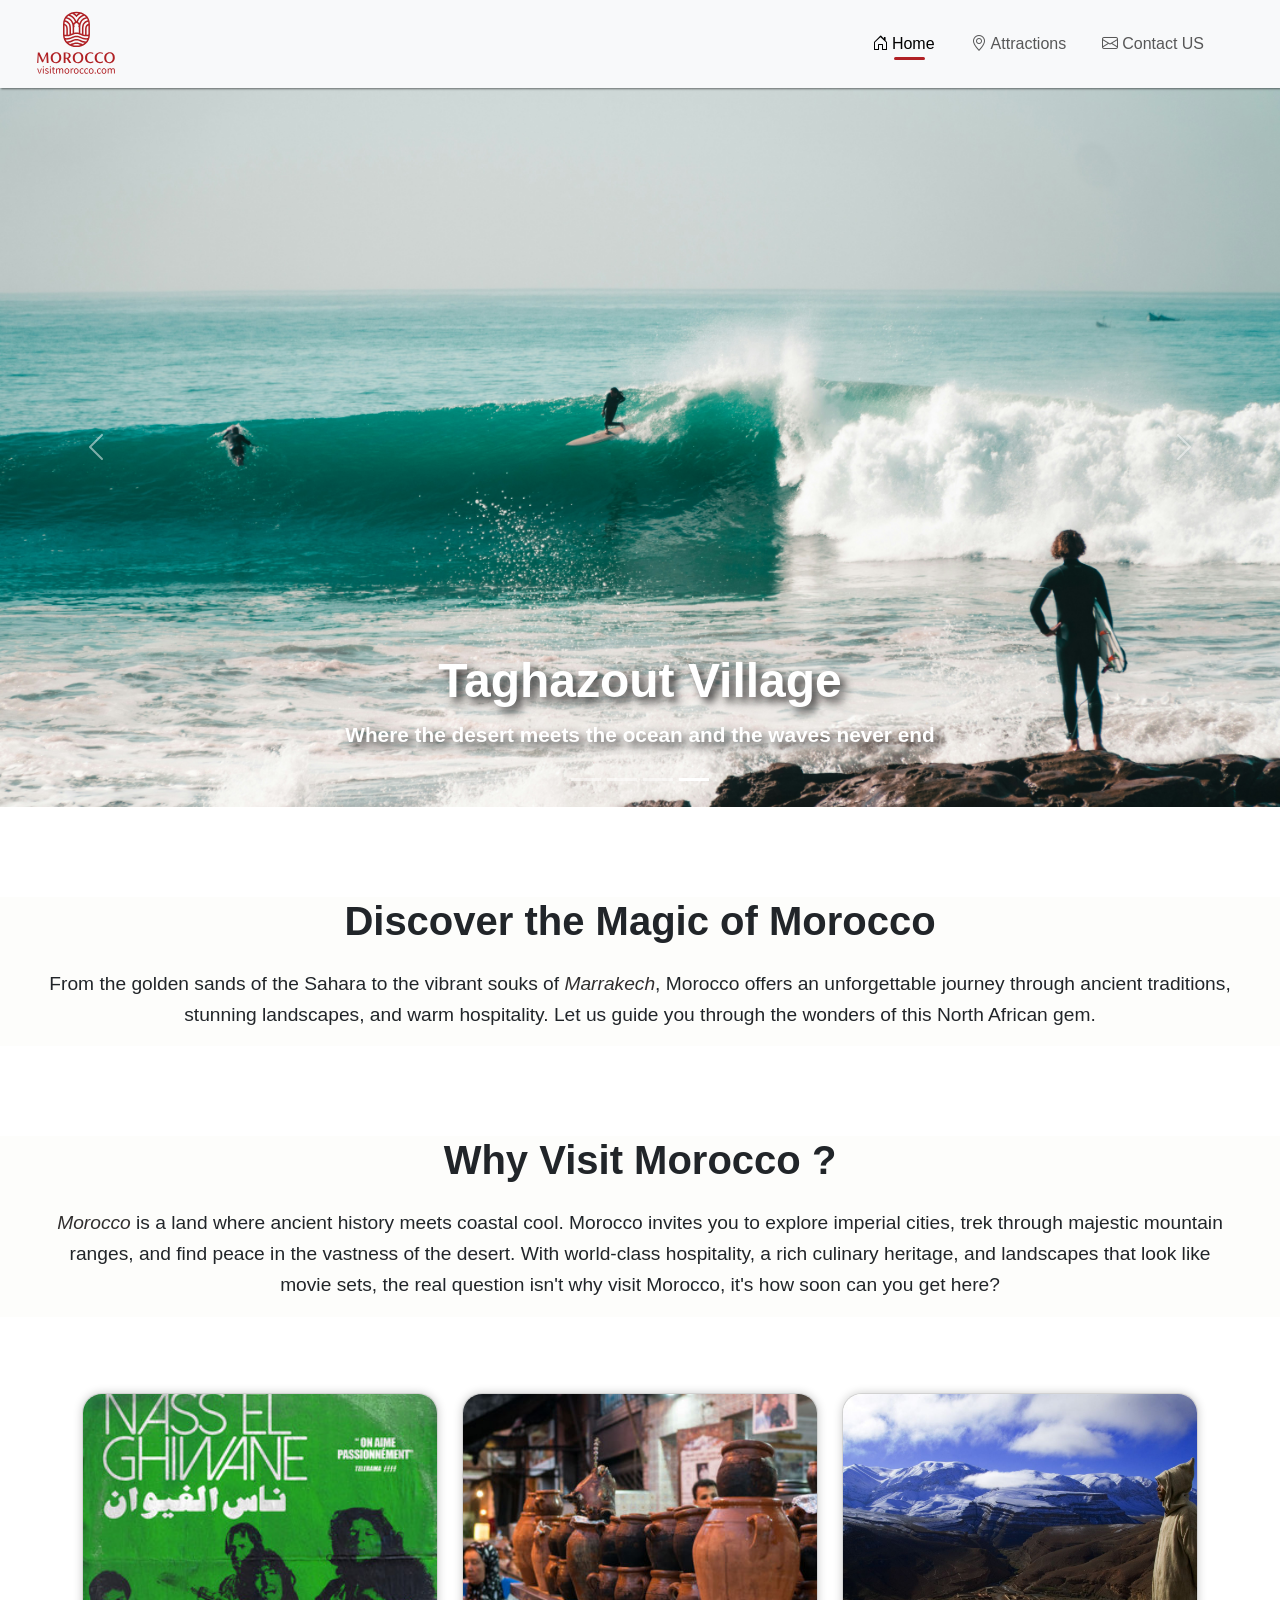
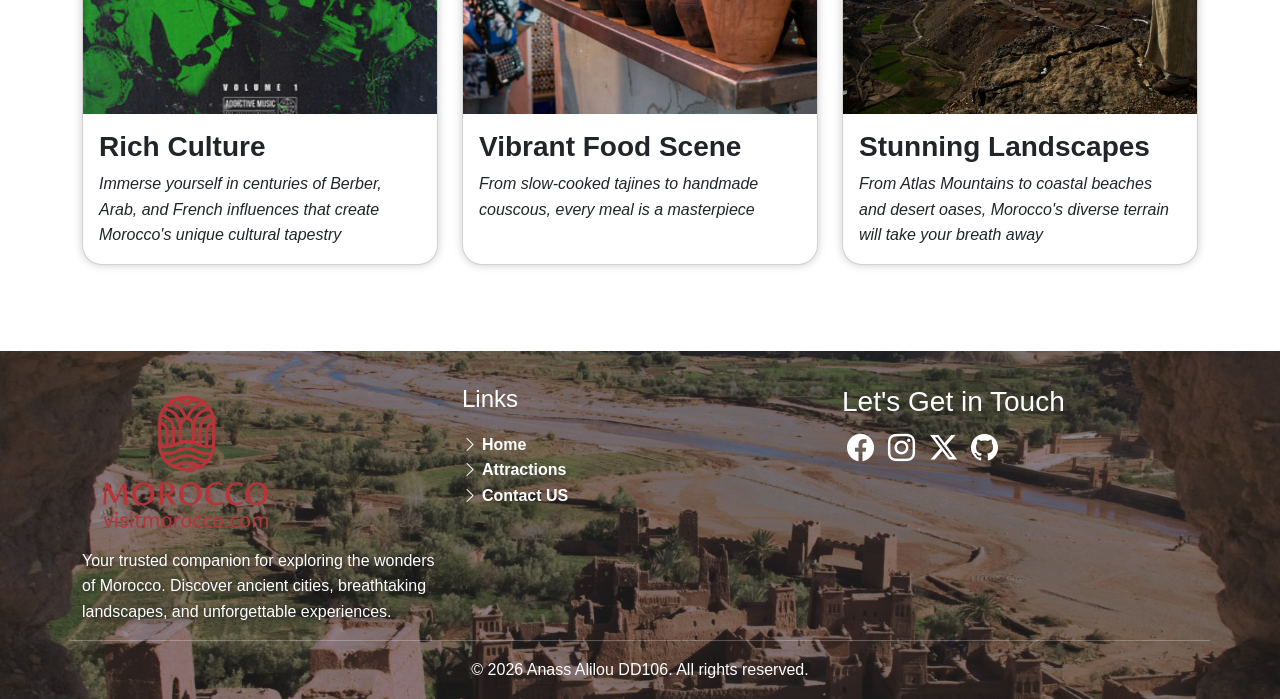
<file: index.html>
<!DOCTYPE html>
<html lang="en">
  <head>
    <meta charset="UTF-8" />
    <meta name="viewport" content="width=device-width, initial-scale=1.0" />
    <link rel="stylesheet" href="style.css" />
    <link href="https://cdn.jsdelivr.net/npm/bootstrap@5.3.0/dist/css/bootstrap.min.css" rel="stylesheet">
    <script src="https://cdn.jsdelivr.net/npm/bootstrap@5.3.0/dist/js/bootstrap.bundle.min.js"></script>
    <link href="https://cdn.jsdelivr.net/npm/bootstrap-icons@1.11.1/font/bootstrap-icons.css" rel="stylesheet">
    <title>Visit Morcco</title>
  </head>
  <body>
    <header>
      <nav class="navbar navbar-expand-lg bg-body-tertiary p-3 ps-3 fixed-top">
        <div class="container-fluid">
          <img src="./img/morocco logo.svg" alt="" class="navbar-brand">
          <button
            class="navbar-toggler"
            type="button"
            data-bs-toggle="collapse"
            data-bs-target="#navbarNavAltMarkup"
            aria-controls="navbarNavAltMarkup"
            aria-expanded="false"
            aria-label="Toggle navigation"
          >
            <span class="navbar-toggler-icon"></span>
          </button>
          <div class="collapse navbar-collapse" id="navbarNavAltMarkup">
            <div class="navbar-nav ms-auto">
              <a class="nav-link active" aria-current="page" href="index.html"
                ><i class="bi bi-house-door me-1"></i>Home</a
              >
              <a class="nav-link" href="attractions.html"
                ><i class="bi bi-geo-alt me-1"></i>Attractions</a
              >
              <a class="nav-link" href="contact.html"
                ><i class="bi bi-envelope me-1"></i>Contact US</a
              >
            </div>
          </div>
        </div>
      </nav>
    </header>
    <section id="hero-section">
      <div id="carouselExampleCaptions" class="carousel slide carousel-fade" data-bs-ride="carousel">
        <div class="carousel-indicators">
          <button
            type="button"
            data-bs-target="#carouselExampleCaptions"
            data-bs-slide-to="0"
            aria-current="true"
            aria-label="Slide 1"
          ></button>
          <button
            type="button"
            data-bs-target="#carouselExampleCaptions"
            data-bs-slide-to="1"
            aria-label="Slide 2"
          ></button>
          <button
            type="button"
            data-bs-target="#carouselExampleCaptions"
            data-bs-slide-to="2"
            aria-label="Slide 3"
          ></button>
          <button
            type="button"
            class="active"
            data-bs-target="#carouselExampleCaptions"
            data-bs-slide-to="3"
            aria-label="Slide 4"
          ></button>
        </div>
        <div class="carousel-inner">
          <div class="carousel-item">
            <img src="./img/carousel/chefchaouen.jpg" class="d-block w-100" alt="Chefchaouen City" />
            <div class="carousel-caption d-block">
              <h2>Chefchaouen The Blue City</h2>
              <p>
                Wander through the enchanting blue-washed streets of this mountain paradise
              </p>
            </div>
          </div>
          <div class="carousel-item">
            <img src="./img/carousel/ait benhadou.jpg" class="d-block w-100" alt="Taghazout Village" />
            <div class="carousel-caption d-block">
              <h2>Ksar d'Aït-Ben-Haddou</h2>
              <p>
                Step back in time at this ancient fortified village and UNESCO World Heritage site
              </p>
            </div>
          </div>
          <div class="carousel-item">
            <img src="./img/carousel/sahara desert.jpg" class="d-block w-100" alt="Sahara Desert" />
            <div class="carousel-caption d-block">
              <h2>Sahara Desert</h2>
              <p>
                Experience the golden dunes and starlit nights of the world's most famous desert
              </p>
            </div>
         </div>
          <div class="carousel-item active">
            <img src="./img/carousel/taghazout beach.jpg" class="d-block w-100" alt="Sahara Desert" />
            <div class="carousel-caption d-block">
              <h2>Taghazout Village</h2>
              <p>
                Where the desert meets the ocean and the waves never end 
              </p>
            </div>
          </div>
        </div> 
        <button
          class="carousel-control-prev"
          type="button"
          data-bs-target="#carouselExampleCaptions"
          data-bs-slide="prev"
        >
          <span class="carousel-control-prev-icon" aria-hidden="true"></span>
          <span class="visually-hidden">Previous</span>
        </button>
        <button
          class="carousel-control-next"
          type="button"
          data-bs-target="#carouselExampleCaptions"
          data-bs-slide="next"
        >
          <span class="carousel-control-next-icon" aria-hidden="true"></span>
          <span class="visually-hidden">Next</span>
        </button>
    </section>
    </div>
    <main>
        <div id="welcome">        
            <h1 class="text-center">Discover the Magic of Morocco</h1>
            <p class="text-center px-5 py-3">From the golden sands of the Sahara to the vibrant souks of <a href="https://en.wikipedia.org/wiki/Marrakesh">Marrakech</a>, Morocco offers an unforgettable journey through ancient traditions, stunning landscapes, and warm hospitality. Let us guide you through the wonders of this North African gem.</p>
        </div>
        <div id="section1" >
            <h1 class="text-center">Why Visit Morocco ?</h1>
            <p class=" text-center px-5 py-3"><a href="https://en.wikipedia.org/wiki/Morocco">Morocco</a> is a land where ancient history meets coastal cool. Morocco invites you to explore imperial cities, trek through majestic mountain ranges, and find peace in the vastness of the desert. With world-class hospitality, a rich culinary heritage, and landscapes that look like movie sets, the real question isn't why visit Morocco, it's how soon can you get here?</p>
        </div>
        <div id="cards">
            <div class="container">
                <div class="row">
                    <div class="col-md-6 col-lg-4 my-3">
                        <div class="card h-100" >
                          <img src="./img/cards/nass el ghiwane.jpg" class="card-img-top" alt="...">
                          <div class="card-body">
                            <h3>Rich Culture</h3>
                            <p class="card-text">Immerse yourself in centuries of Berber, Arab, and French influences that create Morocco's
                            unique cultural tapestry</p>
                          </div>
                        </div>
                    </div>
                    <div class="col-md-6 col-lg-4 my-3">
                        <div class="card h-100" >
                          <img src="./img/cards/food scene.jpg" class="card-img-top" alt="...">
                          <div class="card-body">
                            <h3>Vibrant Food Scene</h3>
                            <p class="card-text">From slow-cooked tajines to handmade couscous, every meal is a masterpiece</p>
                          </div>
                        </div>
                    </div>
                    <div class="col-md-6 col-lg-4 my-3 ">
                        <div class="card h-100">
                          <img src="./img/cards/atlas mountains.jpg" class="card-img-top" alt="...">
                          <div class="card-body">
                            <h3>Stunning Landscapes</h3>
                            <p class="card-text">From Atlas Mountains to coastal beaches and desert oases, Morocco's diverse terrain will take
                            your breath away</p>
                          </div>
                        </div>
                    </div>
                    
                </div>
            </div>
        </div>
        
    </main>
    <section id="testimonials">
        

    </section>
    
    <footer>
        <div class="container">
            <div class="row">
                <div class="col-md-4">
                    <img src="./img/morocco logo.svg" alt="Logo" class="navbar-brand">
                    <p>Your trusted companion for exploring the wonders of Morocco. Discover ancient cities, breathtaking landscapes, and unforgettable experiences.</p>
                </div>
                <div class="col-md-4">
                    <h4>Links</h4>
                    <div class="page-link">
                        <a href="index.html"><i class="bi bi-chevron-right me-1"></i>Home</a>
                        <a href="attractions.html"><i class="bi bi-chevron-right me-1"></i>Attractions</a>
                        <a href="contact.html"><i class="bi bi-chevron-right me-1"></i>Contact US</a>
                    </div>
                </div>
                <div class="col-md-4">
                   <h3>Let's Get in Touch</h3>
                   <div class="social-media">
                        <a href=""><i class="bi bi-facebook"></i></a>
                        <a href=""><i class="bi bi-instagram"></i></a>
                        <a href=""><i class="bi bi-twitter-x"></i></a>
                        <a href=""><i class="bi bi-github"></i></a>
                    </div>
                </div>
                <hr>
                <p class="text-center">&copy; 2026 Anass Alilou DD106. All rights reserved.</p>
            </div>
        </div>
    </footer>
  </body>
</html>
</file>
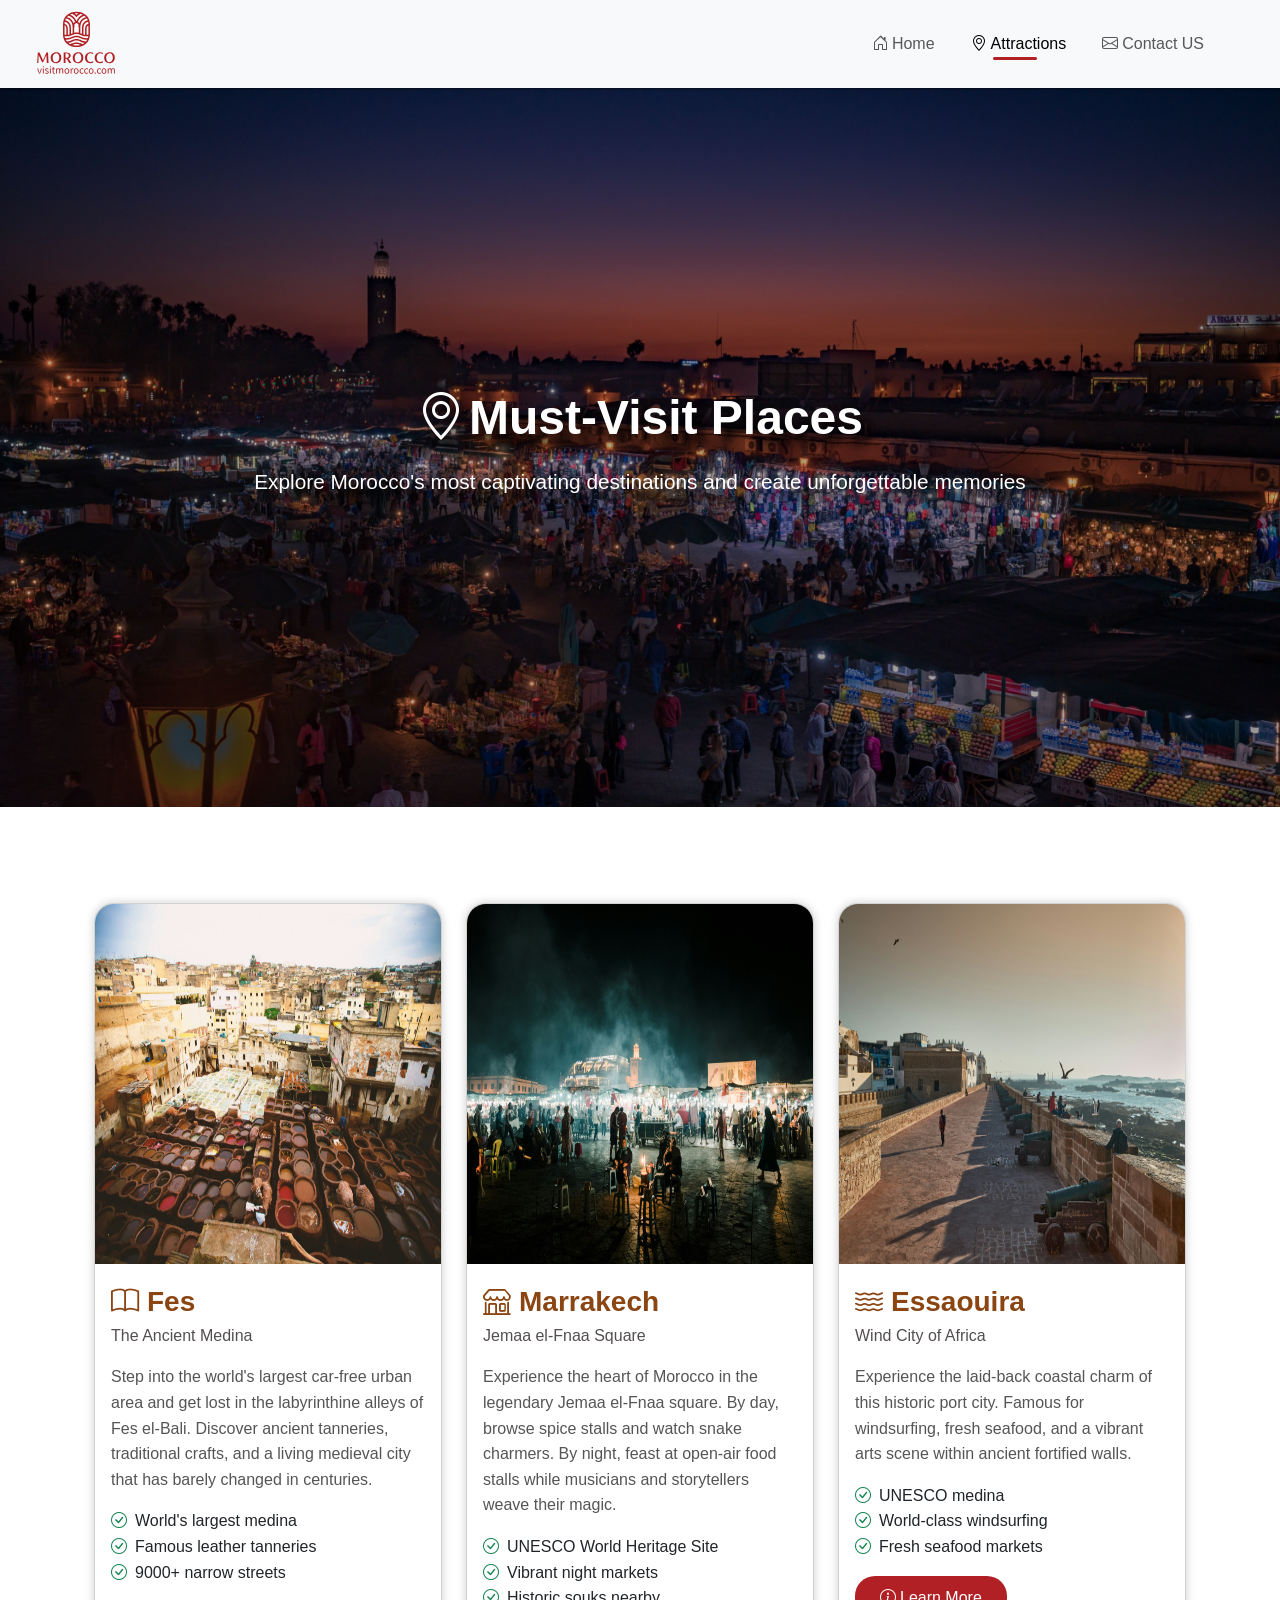
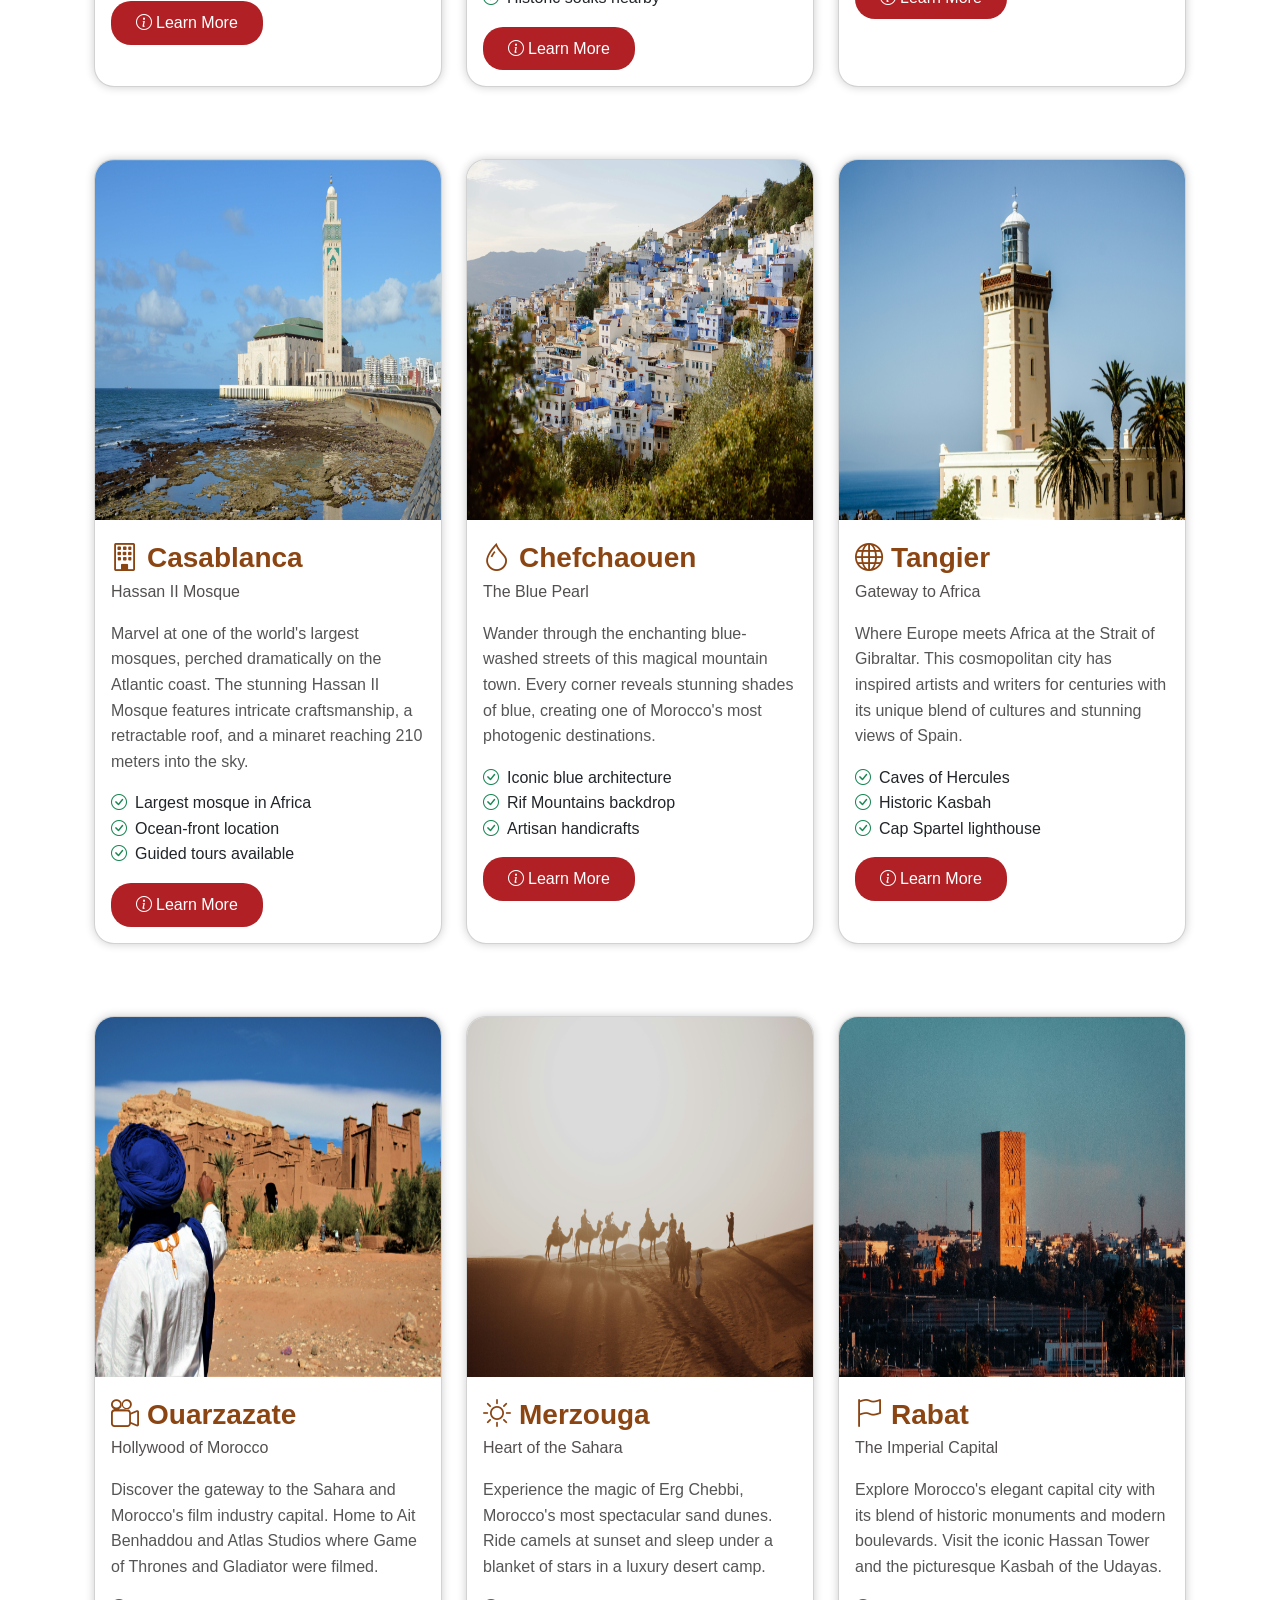
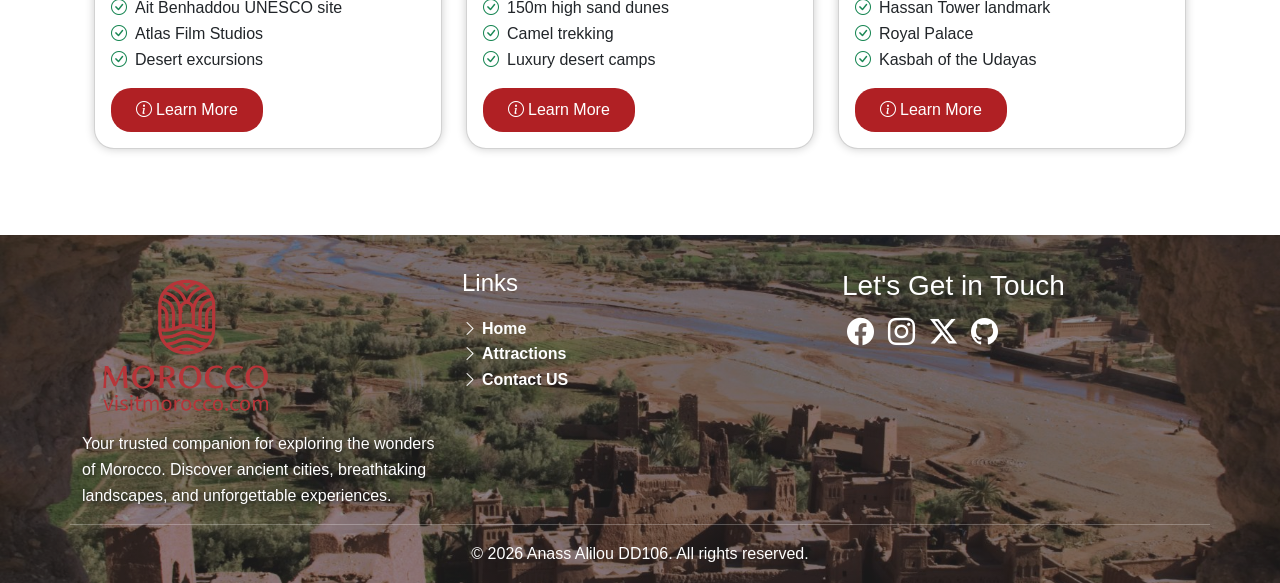
<file: attractions.html>
<!DOCTYPE html>
<html lang="en">
  <head>
    <meta charset="UTF-8" />
    <meta name="viewport" content="width=device-width, initial-scale=1.0" />
    <link rel="stylesheet" href="style.css" />
    <link href="https://cdn.jsdelivr.net/npm/bootstrap@5.3.0/dist/css/bootstrap.min.css" rel="stylesheet">
    <script src="https://cdn.jsdelivr.net/npm/bootstrap@5.3.0/dist/js/bootstrap.bundle.min.js"></script>
    <link href="https://cdn.jsdelivr.net/npm/bootstrap-icons@1.11.1/font/bootstrap-icons.css" rel="stylesheet">
    <title>Top Attractions | Visit Morocco</title>
  </head>
  <body>
    <header>
      <nav class="navbar navbar-expand-lg bg-body-tertiary p-3 ps-3 fixed-top">
        <div class="container-fluid">
          <img src="./img/morocco logo.svg" alt="" class="navbar-brand">
          <button
            class="navbar-toggler"
            type="button"
            data-bs-toggle="collapse"
            data-bs-target="#navbarNavAltMarkup"
            aria-controls="navbarNavAltMarkup"
            aria-expanded="false"
            aria-label="Toggle navigation"
          >
            <span class="navbar-toggler-icon"></span>
          </button>
          <div class="collapse navbar-collapse" id="navbarNavAltMarkup">
            <div class="navbar-nav ms-auto">
              <a class="nav-link" aria-current="page" href="index.html"
                ><i class="bi bi-house-door me-1"></i>Home</a
              >
              <a class="nav-link active" href="attractions.html"
                ><i class="bi bi-geo-alt me-1"></i>Attractions</a
              >
              <a class="nav-link" href="contact.html"
                ><i class="bi bi-envelope me-1"></i>Contact US</a
              >
            </div>
          </div>
        </div>
      </nav>
    </header>
    <section id="section2">
      <h1 class="text-center"><i class="bi bi-geo-alt me-1"></i>Must-Visit Places</h1>
      <p class="text-center">Explore Morocco's most captivating destinations and create unforgettable memories</p>
    </section>


    <main id="main-p1">
        <div class="container">
            <div class="row">
                <div class="col-lg-4 col-md-12 my-3">
                    <div class="card h-100">
                        <img src="./img/attractions/Fes.jpg" class="card-img-top" alt="Fes Medina">
                        <div class="card-body">
                            <h3><i class="bi bi-book me-2"></i>Fes</h3>
                            <p class="sub-titel">The Ancient Medina</p>
                            <p class="card-text">Step into the world's largest car-free urban area and get lost in the
                                labyrinthine alleys of Fes el-Bali. Discover ancient tanneries, traditional crafts, and
                                a living medieval city that has barely changed in centuries.</p>
                            <ul>
                                <li><i class="bi bi-check-circle text-success me-2"></i>World's largest medina</li>
                                <li><i class="bi bi-check-circle text-success me-2"></i>Famous leather tanneries</li>
                                <li><i class="bi bi-check-circle text-success me-2"></i>9000+ narrow streets</li>
                            </ul>
                            <a href="" class="btn btn-primary"><i class="bi bi-info-circle me-1"></i>Learn More</a>
                        </div>
                    </div>
                </div>
                
                <div class="col-lg-4 col-md-12 my-3">
                    <div class="card h-100">
                        <img src="./img/attractions/marrakech.jpg" class="card-img-top" alt="Marrakech Jemaa el-Fnaa">
                        <div class="card-body">
                            <h3><i class="bi bi-shop me-2"></i>Marrakech</h3>
                            <p class="sub-titel">Jemaa el-Fnaa Square</p>
                            <p class="card-text">Experience the heart of Morocco in the legendary Jemaa el-Fnaa square.
                                By day, browse spice stalls and watch snake charmers. By night, feast at open-air food
                                stalls while musicians and storytellers weave their magic.</p>
                            <ul>
                                <li><i class="bi bi-check-circle text-success me-2"></i>UNESCO World Heritage Site</li>
                                <li><i class="bi bi-check-circle text-success me-2"></i>Vibrant night markets</li>
                                <li><i class="bi bi-check-circle text-success me-2"></i>Historic souks nearby</li>
                            </ul>
                            <a href="" class="btn btn-primary"><i class="bi bi-info-circle me-1"></i>Learn More</a>
                        </div>
                    </div>
                </div>
                
                <div class="col-lg-4 col-md-12 my-3">
                    <div class="card h-100">
                        <img src="./img/attractions/essaouira.jpg" class="card-img-top" alt="Essaouira Beach">
                        <div class="card-body">
                            <h3><i class="bi bi-water me-2"></i>Essaouira</h3>
                            <p class="sub-titel">Wind City of Africa</p>
                            <p class="card-text">Experience the laid-back coastal charm of this historic port city.
                                Famous for windsurfing, fresh seafood, and a vibrant arts scene within ancient fortified
                                walls.</p>
                            <ul>
                                <li><i class="bi bi-check-circle text-success me-2"></i>UNESCO medina</li>
                                <li><i class="bi bi-check-circle text-success me-2"></i>World-class windsurfing</li>
                                <li><i class="bi bi-check-circle text-success me-2"></i>Fresh seafood markets</li>
                            </ul>
                            <a href="" class="btn btn-primary"><i class="bi bi-info-circle me-1"></i>Learn More</a>
                        </div>
                    </div>
                </div>
            </div>
            
            <div class="row">
                <div class="col-lg-4 col-md-12 my-3">
                    <div class="card h-100">
                        <img src="./img/attractions/casablanca.jpg" class="card-img-top" alt="Hassan II Mosque">
                        <div class="card-body">
                            <h3><i class="bi bi-building me-2"></i>Casablanca</h3>
                            <p class="sub-titel">Hassan II Mosque</p>
                            <p class="card-text">Marvel at one of the world's largest mosques, perched dramatically on
                                the Atlantic coast. The stunning Hassan II Mosque features intricate craftsmanship, a
                                retractable roof, and a minaret reaching 210 meters into the sky.</p>
                            <ul>
                                <li><i class="bi bi-check-circle text-success me-2"></i>Largest mosque in Africa</li>
                                <li><i class="bi bi-check-circle text-success me-2"></i>Ocean-front location</li>
                                <li><i class="bi bi-check-circle text-success me-2"></i>Guided tours available</li>
                            </ul>
                            <a href="" class="btn btn-primary"><i class="bi bi-info-circle me-1"></i>Learn More</a>
                        </div>
                    </div>
                </div>
                
                <div class="col-lg-4 col-md-12 my-3">
                    <div class="card h-100">
                        <img src="./img/attractions/chefchaouen.jpg" class="card-img-top" alt="Chefchaouen Blue City">
                        <div class="card-body">
                            <h3><i class="bi bi-droplet me-2"></i>Chefchaouen</h3>
                            <p class="sub-titel">The Blue Pearl</p>
                            <p class="card-text">Wander through the enchanting blue-washed streets of this magical
                                mountain town. Every corner reveals stunning shades of blue, creating one of Morocco's
                                most photogenic destinations.</p>
                            <ul>
                                <li><i class="bi bi-check-circle text-success me-2"></i>Iconic blue architecture</li>
                                <li><i class="bi bi-check-circle text-success me-2"></i>Rif Mountains backdrop</li>
                                <li><i class="bi bi-check-circle text-success me-2"></i>Artisan handicrafts</li>
                            </ul>
                            <a href="" class="btn btn-primary"><i class="bi bi-info-circle me-1"></i>Learn More</a>
                        </div>
                    </div>
                </div>
                
                <div class="col-lg-4 col-md-12 my-3">
                    <div class="card h-100">
                        <img src="./img/attractions/tangier.jpg" class="card-img-top" alt="Tangier City">
                        <div class="card-body">
                            <h3><i class="bi bi-globe me-2"></i>Tangier</h3>
                            <p class="sub-titel">Gateway to Africa</p>
                            <p class="card-text">Where Europe meets Africa at the Strait of Gibraltar. This cosmopolitan
                                city has inspired artists and writers for centuries with its unique blend of cultures
                                and stunning views of Spain.</p>
                            <ul>
                                <li><i class="bi bi-check-circle text-success me-2"></i>Caves of Hercules</li>
                                <li><i class="bi bi-check-circle text-success me-2"></i>Historic Kasbah</li>
                                <li><i class="bi bi-check-circle text-success me-2"></i>Cap Spartel lighthouse</li>
                            </ul>
                            <a href="" class="btn btn-primary"><i class="bi bi-info-circle me-1"></i>Learn More</a>
                        </div>
                    </div>
                </div>
            </div>
            
            <div class="row">
                <div class="col-lg-4 col-md-12 my-3">
                    <div class="card h-100">
                        <img src="./img/attractions/ouarzazate.jpg" class="card-img-top" alt="Ouarzazate Kasbah">
                        <div class="card-body">
                            <h3><i class="bi bi-camera-reels me-2"></i>Ouarzazate</h3>
                            <p class="sub-titel">Hollywood of Morocco</p>
                            <p class="card-text">Discover the gateway to the Sahara and Morocco's film industry capital.
                                Home to Ait Benhaddou and Atlas Studios where Game of Thrones and Gladiator were filmed.
                            </p>
                            <ul>
                                <li><i class="bi bi-check-circle text-success me-2"></i>Ait Benhaddou UNESCO site</li>
                                <li><i class="bi bi-check-circle text-success me-2"></i>Atlas Film Studios</li>
                                <li><i class="bi bi-check-circle text-success me-2"></i>Desert excursions</li>
                            </ul>
                            <a href="" class="btn btn-primary"><i class="bi bi-info-circle me-1"></i>Learn More</a>
                        </div>
                    </div>
                </div>
                
                <div class="col-lg-4 col-md-12 my-3">
                    <div class="card h-100">
                        <img src="./img/attractions/merzouga.jpg" class="card-img-top" alt="Merzouga Sahara Desert">
                        <div class="card-body">
                            <h3><i class="bi bi-sun me-2"></i>Merzouga</h3>
                            <p class="sub-titel">Heart of the Sahara</p>
                            <p class="card-text">Experience the magic of Erg Chebbi, Morocco's most spectacular sand
                                dunes. Ride camels at sunset and sleep under a blanket of stars in a luxury desert camp.
                            </p>
                            <ul>
                                <li><i class="bi bi-check-circle text-success me-2"></i>150m high sand dunes</li>
                                <li><i class="bi bi-check-circle text-success me-2"></i>Camel trekking</li>
                                <li><i class="bi bi-check-circle text-success me-2"></i>Luxury desert camps</li>
                            </ul>
                            <a href="" class="btn btn-primary"><i class="bi bi-info-circle me-1"></i>Learn More</a>
                        </div>
                    </div>
                </div>
                
                <div class="col-lg-4 col-md-12 my-3">
                    <div class="card h-100">
                        <img src="./img/attractions/rabat.jpg" class="card-img-top" alt="Rabat Hassan Tower">
                        <div class="card-body">
                            <h3><i class="bi bi-flag me-2"></i>Rabat</h3>
                            <p class="sub-titel">The Imperial Capital</p>
                            <p class="card-text">Explore Morocco's elegant capital city with its blend of historic
                                monuments and modern boulevards. Visit the iconic Hassan Tower and the picturesque
                                Kasbah of the Udayas.</p>
                            <ul>
                                <li><i class="bi bi-check-circle text-success me-2"></i>Hassan Tower landmark</li>
                                <li><i class="bi bi-check-circle text-success me-2"></i>Royal Palace</li>
                                <li><i class="bi bi-check-circle text-success me-2"></i>Kasbah of the Udayas</li>
                            </ul>
                            <a href="" class="btn btn-primary"><i class="bi bi-info-circle me-1"></i>Learn More</a>
                        </div>
                    </div>
                </div>
            </div>
        </div>
    </main>


    
    <footer>
        <div class="container">
            <div class="row">
                <div class="col-md-4">
                    <img src="./img/morocco logo.svg" alt="Logo" class="navbar-brand">
                    <p>Your trusted companion for exploring the wonders of Morocco. Discover ancient cities, breathtaking landscapes, and unforgettable experiences.</p>
                </div>
                <div class="col-md-4">
                    <h4>Links</h4>
                    <div class="page-link">
                        <a href="index.html"><i class="bi bi-chevron-right me-1"></i>Home</a>
                        <a href="attractions.html"><i class="bi bi-chevron-right me-1"></i>Attractions</a>
                        <a href="contact.html"><i class="bi bi-chevron-right me-1"></i>Contact US</a>
                    </div>
                </div>
                <div class="col-md-4">
                   <h3>Let's Get in Touch</h3>
                   <div class="social-media">
                        <a href=""><i class="bi bi-facebook"></i></a>
                        <a href=""><i class="bi bi-instagram"></i></a>
                        <a href=""><i class="bi bi-twitter-x"></i></a>
                        <a href=""><i class="bi bi-github"></i></a>
                    </div>
                </div>
                <hr>
                <p class="text-center">&copy; 2026 Anass Alilou DD106. All rights reserved.</p>
            </div>
        </div>
    </footer>
  </body>
</html>
</file>
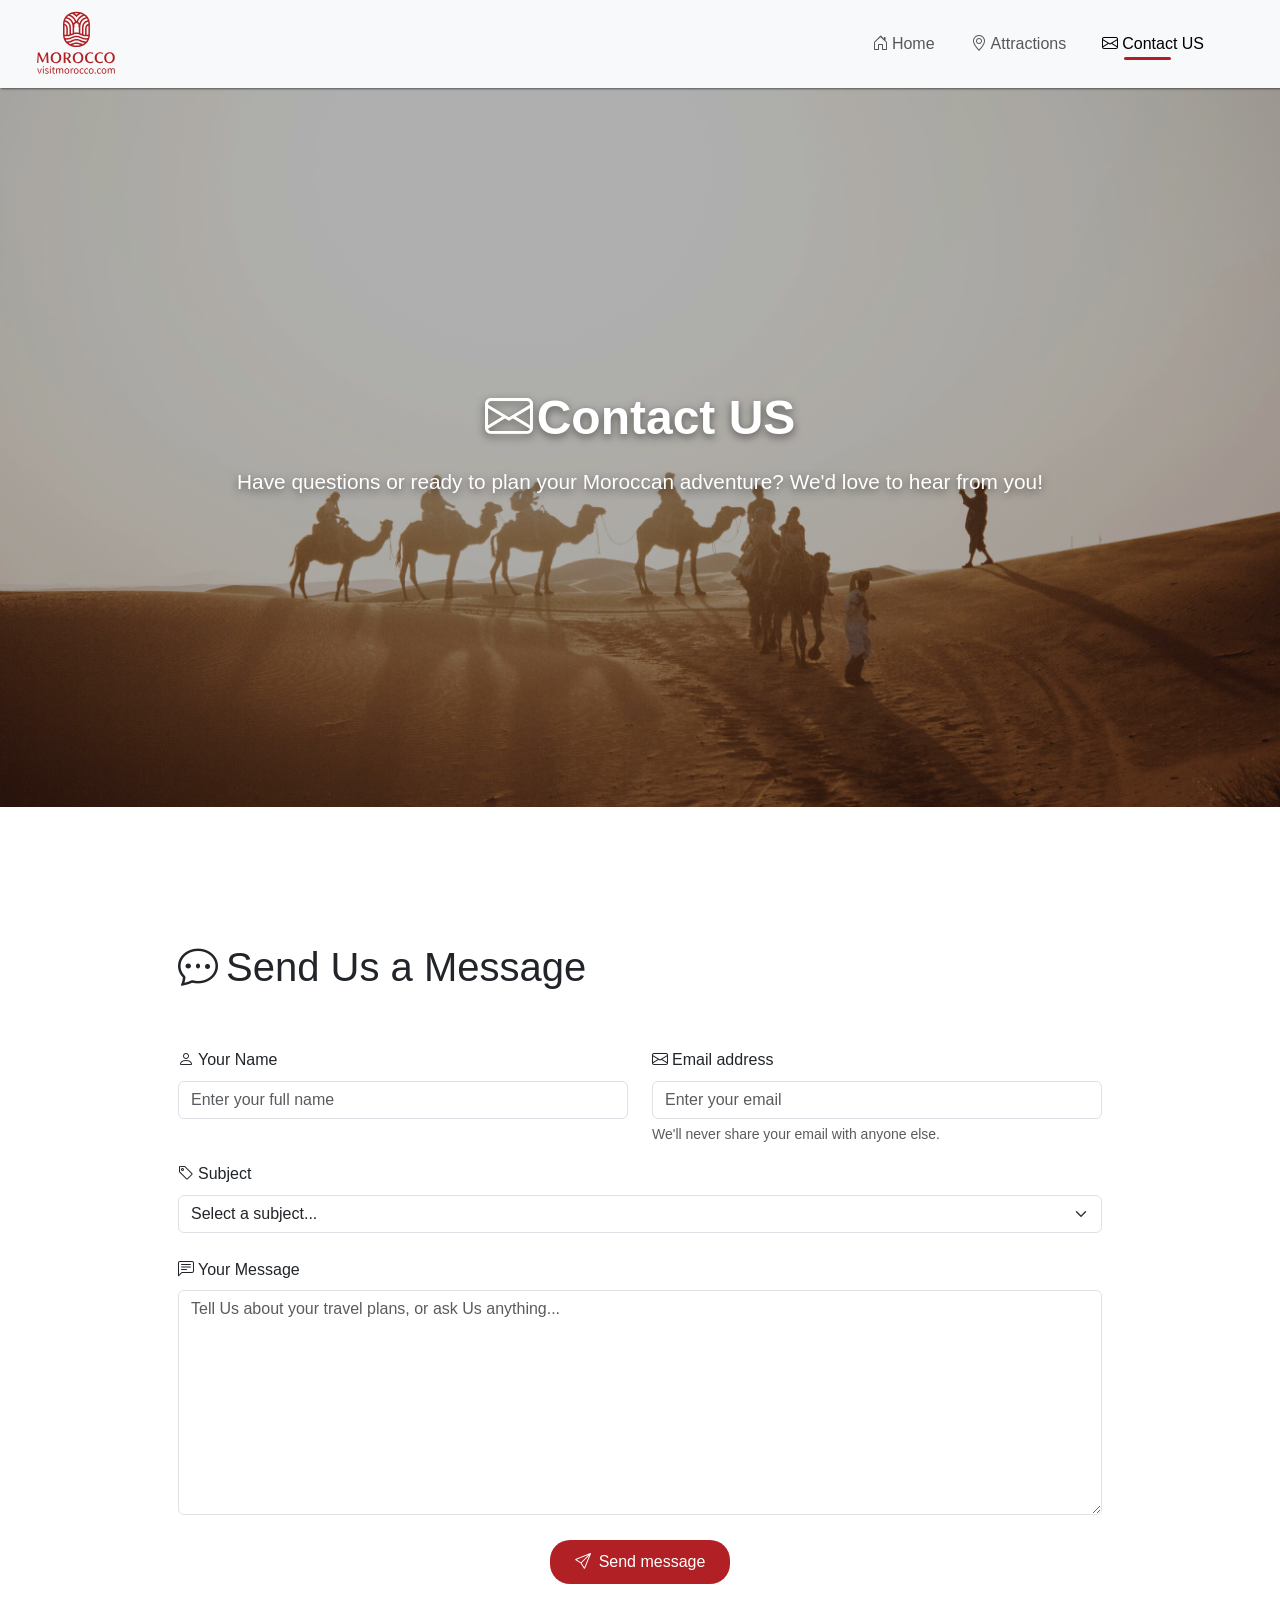
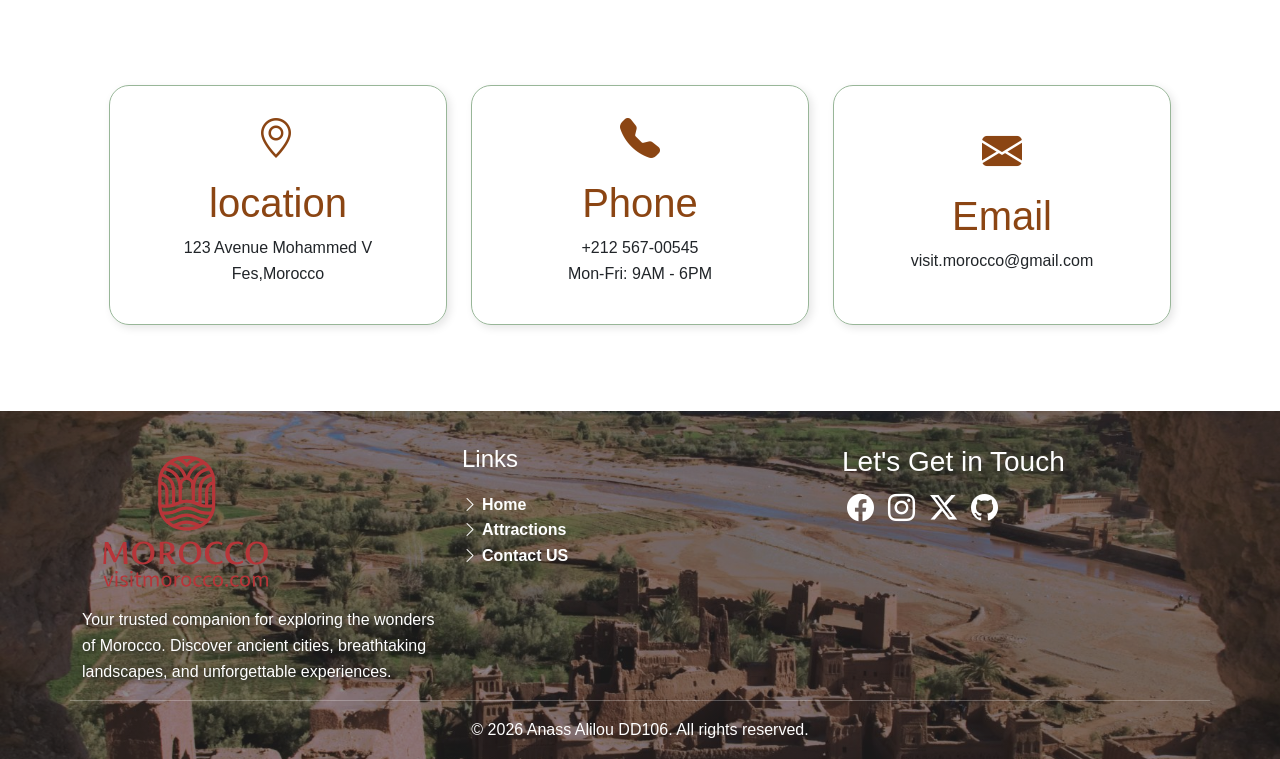
<file: contact.html>
<!DOCTYPE html>
<html lang="en">
  <head>
    <meta charset="UTF-8" />
    <meta name="viewport" content="width=device-width, initial-scale=1.0" />
    <link rel="stylesheet" href="style.css" />
    <link href="https://cdn.jsdelivr.net/npm/bootstrap@5.3.0/dist/css/bootstrap.min.css" rel="stylesheet">
    <script src="https://cdn.jsdelivr.net/npm/bootstrap@5.3.0/dist/js/bootstrap.bundle.min.js"></script>
    <link href="https://cdn.jsdelivr.net/npm/bootstrap-icons@1.11.1/font/bootstrap-icons.css" rel="stylesheet">
    <title>Contact US</title>
  </head>
  <body id="body-contact">
    <header>
      <nav class="navbar navbar-expand-lg bg-body-tertiary p-3 ps-3 fixed-top">
        <div class="container-fluid">
          <img src="./img/morocco logo.svg" alt="Visit Morocco Logo" class="navbar-brand">
          <button
            class="navbar-toggler"
            type="button"
            data-bs-toggle="collapse"
            data-bs-target="#navbarNavAltMarkup"
            aria-controls="navbarNavAltMarkup"
            aria-expanded="false"
            aria-label="Toggle navigation"
          >
            <span class="navbar-toggler-icon"></span>
          </button>
          <div class="collapse navbar-collapse" id="navbarNavAltMarkup">
            <div class="navbar-nav ms-auto">
              <a class="nav-link" aria-current="page" href="index.html"
                ><i class="bi bi-house-door me-1"></i>Home</a
              >
              <a class="nav-link" href="attractions.html"
                ><i class="bi bi-geo-alt me-1"></i>Attractions</a
              >
              <a class="nav-link active" href="contact.html"
                ><i class="bi bi-envelope me-1"></i>Contact US</a
              >
            </div>
          </div>
        </div>
      </nav>
    </header>
    <section id="section3" class="text-center">
      <h1><i class="bi bi-envelope me-1"></i>Contact US</h1>
      <p>Have questions or ready to plan your Moroccan adventure? We'd love to hear from you!</p>
    </section>


    <main id="main-p2" >
        <div class="container">
            <form action="" class="mt-5">
                <fieldset>
                    <h1><i class="bi bi-chat-dots me-2 "></i>Send Us a Message</h1>
                    <div class="row mt-5">
                       <div class="col-md-6 mb-3 ">
                             <label for="name" class="form-label"><i class="bi bi-person me-1"></i>Your Name</label>
                             <input type="text" class="form-control" id="name" placeholder="Enter your full name">
                        </div>

                        <div class="col-md-6 mb-3">
                                    <label for="email" class="form-label"><i class="bi bi-envelope me-1"></i>Email address</label>
                                    <input type="email" class="form-control" id="email" aria-describedby="emailHelp" placeholder="Enter your email">
                                    <div id="emailHelp" class="form-text">We'll never share your email with anyone else.</div>
                       </div>
                   </div>
                   <div class="mb-4">
                       <label for="subject" class="form-label"><i class="bi bi-tag me-1"></i>Subject</label>
                       <select class="form-select" aria-label="Default select example" id="subject">
                          <option selected>Select a subject...</option>
                          <option value="1">Tour information</option>
                          <option value="2">Booking</option>
                          <option value="3">Feedback</option>
                          <option value="3">Other</option>
                      </select>
                  </div>
                  <div class="mb-4">
                      <label for="message" class="form-label"><i class="bi bi-chat-left-text me-1"></i>Your Message</label>
                      
                      <textarea class="form-control" placeholder="Tell Us about your travel plans, or ask Us anything..." id="message"></textarea>
                      <div class="form-btn">
                        <a href="" class=" btn btn-primary"><i class="bi bi-send me-2"></i>Send message</a>
                      </div>
                  </div>
                </fieldset>
            </form>

        </div>   
        <div id="contact-info">
            <div class="container">
                <div class="row">
                    <div class="col-lg-4 col-md-6 my-3">
                       <div class="card-info">
                        <h1><i class="bi bi-geo-alt me-1"></i></h1>
                        <h1>location</h1>
                        <p>123 Avenue Mohammed V <br>Fes,Morocco</p>
                       </div>
                    </div>
                    <div class="col-lg-4 col-md-6 my-3">
                       <div class="card-info">
                        <h1><i class="bi bi-telephone-fill"></i></h1>
                        <h1>Phone</h1>
                        <p>+212 567-00545<br>Mon-Fri: 9AM - 6PM</p>
                       </div>
                    </div>
                    <div class="col-lg-4 col-md-6 my-3">
                       <div class="card-info">
                        <h1><i class="bi bi-envelope-fill"></i></h1>
                        <h1>Email</h1>
                        <p>visit.morocco@gmail.com</p>
                       </div>
                    </div>
                </div>
            </div>
        </div>
    </main>
    <footer>
        <div class="container">
            <div class="row">
                <div class="col-md-4">
                    <img src="./img/morocco logo.svg" alt="Logo" class="navbar-brand">
                    <p>Your trusted companion for exploring the wonders of Morocco. Discover ancient cities, breathtaking landscapes, and unforgettable experiences.</p>
                </div>
                <div class="col-md-4">
                    <h4>Links</h4>
                    <div class="page-link">
                        <a href="index.html"><i class="bi bi-chevron-right me-1"></i>Home</a>
                        <a href="attractions.html"><i class="bi bi-chevron-right me-1"></i>Attractions</a>
                        <a href="contact.html"><i class="bi bi-chevron-right me-1"></i>Contact US</a>
                    </div>
                </div>
                <div class="col-md-4">
                   <h3>Let's Get in Touch</h3>
                   <div class="social-media">
                        <a href=""><i class="bi bi-facebook"></i></a>
                        <a href=""><i class="bi bi-instagram"></i></a>
                        <a href=""><i class="bi bi-twitter-x"></i></a>
                        <a href=""><i class="bi bi-github"></i></a>
                    </div>
                </div>
                <hr>
                <p class="text-center">&copy; 2026 Anass Alilou DD106. All rights reserved.</p>
            </div>
        </div>
    </footer>
  </body>
</html>
</file>
<file: style.css>
*{
    margin: 0px;
    padding: 0px;
    box-sizing: border-box;
    font-family: 'Segoe UI', Tahoma, Geneva, Verdana, sans-serif;
    line-height: 1.6;
}
header{
    margin-bottom: 87px;
}
.navbar-nav .nav-link{
    position: relative;
}
.navbar-brand{
    transform: scale(1.8);
    cursor: pointer;
    margin: 3px -15px;

}
nav{
    box-shadow: 1px 1px 2px rgba(0, 0, 0, 0.5);
    z-index: 1000;

}
.navbar-nav{
    padding: 0 40px;
    gap: 20px;
    font-weight: 500;
}



.navbar-nav a:hover:after,
.navbar-nav .active:after
{
    width: 40%; 
}
.navbar-nav a::after
{
  content: " ";
  width: 0;
  height: 3px;
  background-color: #b02024;
  position: absolute;
  bottom: 5px;
  left: 30px;
  border-radius: 2px;
  transition: 0.3s ease;
}
.carousel-item img{
    
    height: 80vh;
    object-fit: cover; /*we use object-fit in tags <img>* */
    object-position: center;
    
}
.carousel-caption h2,
.carousel-caption p{
    text-shadow: 5px 5px  10px rgb(34, 33, 33);
}
.carousel-caption h2{
    font-size: 3em;
    font-weight: 700;
}
.carousel-caption p{
    font-size: 1.3em;
    font-weight: 600;
}
#welcome{
    margin-top: 90px;
    background-color: #fdfdfb;
}
#welcome P {
    font-size: 1.2rem;
    font-weight: 300;
    
}
#welcome h1 {
    
    font-weight: 700;
}
#section1 {
    
    margin-top: 90px;
    margin-bottom: 60px;
    background-color: #fdfdfb;
} 
main a{
    font-style: italic;
    color: rgb(48, 46, 46);
    text-decoration: none;
    font-weight: 400;
}
 #section1 p {
    font-size: 1.2rem;
    font-weight: 300;
    
} 
#section1 h1{
   
    font-weight: 700;
} */
/* card section */
#cards{
    
    
   
}
.card img{
    height: 20rem;
    object-fit: cover;
    
    
}
.card h3{
    font-weight: 700;
}
.card p {
    font-weight: 300;
    font-style: italic;
}
#cards .card{
    border-radius: 20px;
    overflow: hidden;
    border-radius: 20px;
    box-shadow: 0 0px 10px rgba(0, 0, 0, 0.2);
    transition: transform 0.3s ease;
    cursor: pointer;
    
}
.card:hover{
    transform: translateY(-10px);
    box-shadow: 0 0px 10px rgba(0, 0, 0, 0.4);
}

.col-md-4{
    display: flex;
    flex-direction: column;
   
}
footer .col-md-4 p{
   display: inline-block;
   font-weight:300;
   color: #ffffff;
   text-shadow: 2px 2px 4px rgba(0, 0, 0, 0.8) !important;
   
}
footer .navbar-brand{
    
    margin-bottom: 7px;
    margin-left: -140px;
    transform: scale(1);

}

footer .social-media i {
    padding: 10px 5px;
    font-size: 1.7rem;
    color: #fff;
    transition: transform 0.3s ease;
}
footer .social-media i:hover{
    transform: translateY(-10px);
    color: #dbd8d8;
}
footer .page-link{
    padding-top:10px ;
    display: flex;
    flex-direction: column;
}
footer .page-link a{
    text-decoration: none;
    color: #fff;
}
footer .page-link a:hover{
    text-decoration: underline;
    
}

footer{
    margin-top: 70px;
    padding-top: 34px;
    background: linear-gradient(rgba(0, 0, 0, 0.5), rgba(0, 0, 0, 0.5)),url(./img/cards/welcome.jpg);
    background-position: center;
    background-size: cover;
    background-repeat: no-repeat;
    color: #fff;
    font-weight: 600;
    opacity: 0.9;
}
footer p {
    font-weight: 200;
    
}
/*////////// Attractions//////////  */
#section2{
    color: #fff;
    height: 80vh;
    background: linear-gradient(rgba(0, 0, 0, 0.3), rgba(0, 0, 0,0.3)),url(./img/attractions/marrakech-hero.jpg);
    background-position: center;
    background-size: cover;
    background-repeat: no-repeat;
    display: flex;
    flex-direction: column;
    justify-content: center; 
    align-items: center; 
    margin-bottom: 80px;
    
}
#section2 h1{
    font-size: 3rem;
    font-weight: 700;
    text-shadow: 10px 10px 10px rgba(0, 0, 0, 10)
}
#section2 p{
    font-size: 1.3rem;
    font-weight: 300;
    text-shadow: 10px 10px 10px rgba(0, 0, 0, 10);
}

#main-p1 .card:hover{
    transform: translateY(-10px);
    box-shadow: 0 0px 10px rgba(0, 0, 0, 0.4);
}
#main-p1 .card {
    box-shadow: 0 0px 10px rgba(0, 0, 0, 0.2);
    transition: transform 0.3s ease;
    cursor: pointer;
    border-radius: 20px;
    overflow: hidden; /*7it border radius mabanch, donc dart overflow*/
}
#main-p1 .card img{
    height: 40vh;
    object-fit: fill; /* fill kat3amar, cover tasswira bant fiha grain*/
    object-position: center;
}
#main-p1 .card-text{
    color: #555;
    font-weight: 400;
    font-style: normal;
    text-align: left;

}
#main-p1 .card-body ul {
    list-style: none;
    padding: 0px 0px;
}

#main-p1 .card-body .sub-titel{
    margin-top: -10px;
    font-weight: 500;
    font-style: normal;
    color: #534f4f;
}
#main-p1 .card-body h3{
    color: #8B4513;
}
body .btn-primary{
    padding: 9px 25px;
    border-radius: 20px;
    transition: all 0.4s ease;
    background-color: #b02024!important; /*cuz the of bootstrap (primary) overhide*/
    font-style: normal;
    font-weight: 500;
    border: none;
}
.btn-primary:hover{
    transform: scale(1.05);
    background-color: #8b4513!important;
    transition: background-color 0.2s ease;
}
#main-p1 .container .row{
    margin: 40px 0px;
}
/*///// Contact US /////*/
#section3{
    color: #fff;
    height: 80vh;
    background: linear-gradient(rgba(0, 0, 0,0.2), rgba(0, 0, 0,0.2)),url(./img/attractions/merzouga.jpg);
    background-position: center;
    background-size: cover;
    background-repeat: no-repeat;
    display: flex;
    flex-direction: column;
    justify-content: center; 
    align-items: center; 
    margin-bottom: 80px;
    
}
#section3 h1{
    font-size: 3rem;
    font-weight: 700;
    text-shadow: 0px 3px 8px rgba(0, 0, 0,0.5);
}
#section3 p{
    font-size: 1.3rem;
    font-weight: 300;
    text-shadow: 0px 3px 8px rgba(0, 0, 0,0.5);
}
#main-p2 .container{
    display: flex;
    flex-direction: column;
    justify-content: center;
    align-items: center;
    
    
}
#main-p2 .container form {
    
    padding: 0px 50px;
    width: 80vw;
    
    
}
#main-p2 .container form textarea{
    height: 25vh;
}
#main-p2 .container .form-btn{
    display: flex;
    justify-content: center;
    align-items: center;
    margin: 25px;
  
}
#contact-info{
    margin-top: 60px;
}
#contact-info .container .card-info{
    display: flex;
    flex-direction: column;
    align-items: center;
    justify-content: center;
    border: 1px solid rgb(152, 182, 152);
    margin: 0px 0px;
    padding: 17px 40px;
    height: 240px;
    border-radius: 20px;
    box-shadow: 3px 3px 9px rgba(0, 0, 0, 0.10);
    transition: transform 0.3s ease;
   
}
#contact-info .container .card-info:hover{
    transform: translateY(-10px);
    box-shadow: 0 0px 10px rgba(0, 0, 0, 0.2);
}

#contact-info .container .card-info p {
    width: 20vw;
    text-align: center;
}
#contact-info .container h1 {
    color:#8B4513;
}
/*///// resonsivness /////*/
@media screen and (max-width:900px) {
    .navbar-nav a:hover:after,
    .navbar-nav .active:after{
        width: 8%;
    }
   .navbar-nav{
    margin-top: 10px;
   }

    
     



}
</file>
